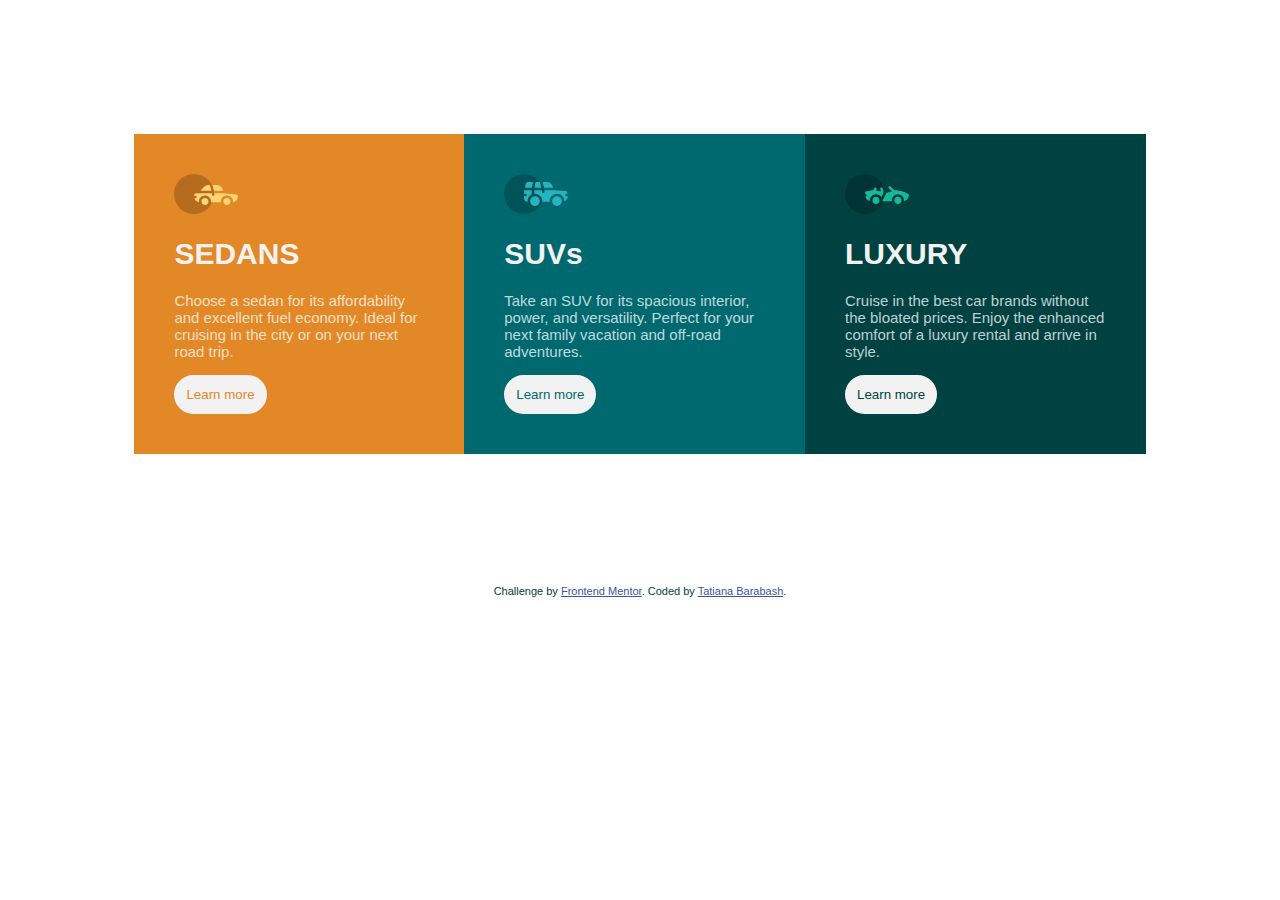
<file: 3-column-preview-card-component-main/index.html>
<!DOCTYPE html>
<html lang="en">
  <head>
    <meta charset="UTF-8" />
    <meta name="viewport" content="width=device-width, initial-scale=1.0" />
    <link
      rel="icon"
      type="image/png"
      sizes="32x32"
      href="./images/favicon-32x32.png"
    />
    <link rel="stylesheet" href="style.css" type="text/css" />
    <link
      rel="stylesheet"
      href="https://fonts.google.com/specimen/Lexend+Deca"
    />
    <link
      rel="stylesheet"
      href="https://fonts.google.com/specimen/Big+Shoulders+Display"
    />
    <title>Frontend Mentor | 3-column preview card component</title>
  </head>
  <body>
    <div class="main">
      <div class="sedan">
        <svg width="64" height="40" xmlns="http://www.w3.org/2000/svg">
          <g fill="none" fill-rule="evenodd">
            <circle fill="#000" opacity=".201" cx="20" cy="20" r="20" />
            <path
              d="M52.936 24.11c1.942 0 3.517 1.542 3.517 3.445 0 1.903-1.575 3.445-3.517 3.445s-3.516-1.542-3.516-3.445c0-1.903 1.574-3.445 3.516-3.445zm-21.957 0c1.942 0 3.517 1.542 3.517 3.445 0 1.903-1.575 3.445-3.517 3.445s-3.516-1.542-3.516-3.445c0-1.903 1.574-3.445 3.516-3.445zm6.948-4.848v1.429c0 .716.61 1.293 1.348 1.259a1.295 1.295 0 001.225-1.295v-1.393h8.256l13.483 1.313c.956.093 1.676.881 1.676 1.814 0 2.89-2.126 5.303-4.926 5.819.397-3.557-2.458-6.62-6.053-6.62-3.646 0-6.504 3.14-6.039 6.723h-9.879c.466-3.588-2.397-6.722-6.039-6.722-3.595 0-6.45 3.062-6.052 6.62-2.14-.398-3.916-1.912-4.61-3.931h1.142c.731 0 1.32-.598 1.285-1.322-.033-.678-.629-1.2-1.322-1.2H20v-.251c0-1.274 1.066-2.243 2.306-2.243h15.62zM42.59 11c2.645 0 4.99 1.556 5.972 3.963l.726 1.779H40.17L38.413 11h4.178zm-6.865 0l1.758 5.741H26.505l3.357-3.654A6.502 6.502 0 0134.644 11h1.082z"
              fill="#FFD473"
              fill-rule="nonzero"
            />
          </g>
        </svg>
        <h1>SEDANS</h1>
        <p>
          Choose a sedan for its affordability and excellent fuel economy. Ideal
          for cruising in the city or on your next road trip.
        </p>
        <button>Learn more</button>
      </div>
      <div class="suvs">
        <svg width="64" height="40" xmlns="http://www.w3.org/2000/svg">
          <g fill="none" fill-rule="evenodd">
            <circle fill="#000" opacity=".201" cx="20" cy="20" r="20" />
            <path
              d="M31.002 22.358c2.917 0 5.18 2.593 4.762 5.506a4.828 4.828 0 01-2.962 3.778 4.797 4.797 0 01-5.3-1.165c-1.188-1.26-1.235-2.613-1.263-2.613-.42-2.924 1.857-5.506 4.763-5.506zm22 0c3.457 0 5.798 3.567 4.41 6.744A4.816 4.816 0 0152.3 31.94a4.826 4.826 0 01-4.06-4.077c-.42-2.915 1.846-5.506 4.762-5.506zm-15.04-6.083v1.462a1.29 1.29 0 001.352 1.29c.693-.033 1.227-.631 1.227-1.326v-1.426h8.3l13.056.716a1.29 1.29 0 011.164.917c.27.895.446 1.477.563 1.87h-1.047c-.694 0-1.291.534-1.324 1.228a1.29 1.29 0 001.288 1.352h1.445c-.164 2.225-1.57 4.193-3.6 5.05.13-4.212-3.255-7.63-7.384-7.63-4.317 0-7.762 3.718-7.358 8.086h-7.285c.43-4.655-3.503-8.531-8.131-8.046v-3.543h7.734zm-10.312 0v4.308a7.4 7.4 0 00-4.006 7.274 3.874 3.874 0 01-3.642-3.864v-1.635h1.46a1.29 1.29 0 000-2.58h-1.461v-3.213l.003-.29h7.646zm14.986-8.196c2.65 0 5 1.592 5.984 4.055l.63 1.579a5.525 5.525 0 01-.065-.004l-.026-.002-.034-.002-.022-.002a4.178 4.178 0 00-.224-.006l-.098-.001h-.039l-.136-.001h-.052l-.326-.001H40.211L38.528 8.08zm-13.632 0l-1.122 5.616h-7.144l1.47-4.71a1.29 1.29 0 011.231-.906h5.565zm6.832 0l1.683 5.615h-7.007l1.121-5.615h4.203z"
              fill="#26B5C0"
              fill-rule="nonzero"
            />
          </g>
        </svg>
        <h1>SUVs</h1>
        <p>
          Take an SUV for its spacious interior, power, and versatility. Perfect
          for your next family vacation and off-road adventures.
        </p>
        <button>Learn more</button>
      </div>
      <div class="luxury">
        <svg width="64" height="40" xmlns="http://www.w3.org/2000/svg">
          <g fill="none" fill-rule="evenodd">
            <circle fill="#000" opacity=".201" cx="20" cy="20" r="20" />
            <path
              d="M30.98 22.835c1.941 0 3.516 1.604 3.516 3.583 0 1.978-1.575 3.582-3.517 3.582s-3.516-1.604-3.516-3.582c0-1.979 1.574-3.583 3.516-3.583zm21.956 0c1.942 0 3.517 1.604 3.517 3.583 0 1.978-1.575 3.582-3.517 3.582s-3.516-1.604-3.516-3.582c0-1.979 1.574-3.583 3.516-3.583zm-9.143-10.45a1.27 1.27 0 011.819 0l3.715 3.784c4.444-.115 9.7 1.142 13.964 3.753.387.237.624.664.624 1.124 0 3.006-2.126 5.514-4.926 6.05.397-3.698-2.458-6.882-6.053-6.882-3.646 0-6.504 3.264-6.039 6.99h-9.669c.76-1.544.993-2.026 1.337-2.711l.082-.162c.421-.835 1.056-2.07 2.883-5.65 1.68-.023 3.47-.408 5.247-1.403l-2.984-3.04a1.328 1.328 0 010-1.854zm-7.68 1.064c.683-.2 1.395.202 1.592.898l.749 2.652a3.46 3.46 0 01-.247 2.51l-1.733 3.395-.216.424c-1.07-1.89-3.06-3.114-5.279-3.114-3.595 0-6.45 3.184-6.052 6.885-1.832-.347-3.414-1.537-4.278-3.276a1.331 1.331 0 01.117-1.376l.955-1.303-1.325-1.295c-.751-.735-.376-2.024.64-2.231l6.614-1.346.13-.026c.092-.019.145-.03.157-.031.314-.146 1.07-.591 1.07-1.506 0-.734.592-1.327 1.316-1.31.712.016 1.268.662 1.256 1.388a4.11 4.11 0 01-.348 1.611 22.69 22.69 0 014.7 1.146l-.7-2.473a1.314 1.314 0 01.882-1.622z"
              fill="#19B89D"
              fill-rule="nonzero"
            />
          </g>
        </svg>
        <h1>LUXURY</h1>
        <p>
          Cruise in the best car brands without the bloated prices. Enjoy the
          enhanced comfort of a luxury rental and arrive in style.
        </p>
        <button>Learn more</button>
      </div>
    </div>
    <footer>
      <div class="attribution">
        Challenge by
        <a href="https://www.frontendmentor.io?ref=challenge" target="_blank"
          >Frontend Mentor</a
        >. Coded by <a href="#">Tatiana Barabash</a>.
      </div>
    </footer>
  </body>
</html>
</file>
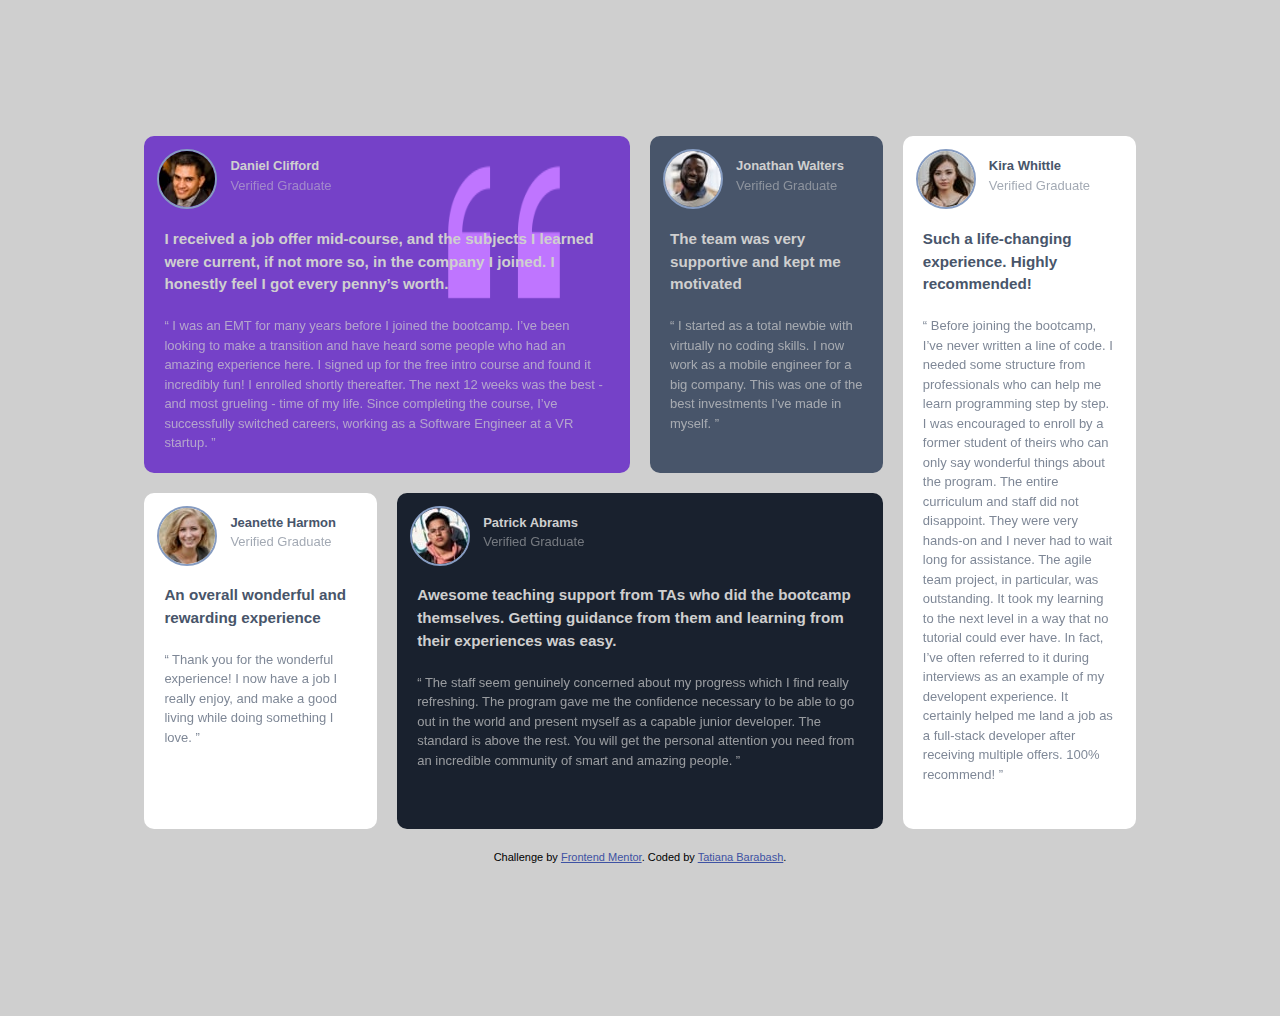
<file: testimonials-grid-section-main/index.html>
<!DOCTYPE html>
<html lang="en">
  <head>
    <meta charset="UTF-8" />
    <meta name="viewport" content="width=device-width, initial-scale=1.0" />

    <link
      rel="icon"
      type="image/png"
      sizes="32x32"
      href="./images/favicon-32x32.png"
    />
    <link rel="stylesheet" href="style.css" />
    <link
      rel="stylesheet"
      href="https://fonts.google.com/specimen/Barlow+Semi+Condensed"
    />

    <title>Frontend Mentor | Testimonials grid section</title>
  </head>
  <body>
    <div class="main">
      <div class="daniel">
        <div>
          <div class="header">
            <figure>
              <img src="./images/image-daniel.jpg" alt="daniel" />
            </figure>
            <div>
              <h4>Daniel Clifford</h4>
              <p class="vg">Verified Graduate</p>
            </div>
            <div>
              <img
                class="icon"
                src="./images/double-quote-serif-left-128.png"
                alt="quote"
              />
            </div>
          </div>
          <h3 class="quotetext">
            I received a job offer mid-course, and the subjects I learned were
            current, if not more so, in the company I joined. I honestly feel I
            got every penny’s worth.
          </h3>
        </div>
        <p>
          “ I was an EMT for many years before I joined the bootcamp. I’ve been
          looking to make a transition and have heard some people who had an
          amazing experience here. I signed up for the free intro course and
          found it incredibly fun! I enrolled shortly thereafter. The next 12
          weeks was the best - and most grueling - time of my life. Since
          completing the course, I’ve successfully switched careers, working as
          a Software Engineer at a VR startup. ”
        </p>
      </div>

      <div class="jonathan">
        <div class="header">
          <figure>
            <img src="./images/image-jonathan.jpg" alt="jonathan" />
          </figure>
          <div>
            <h4>Jonathan Walters</h4>
            <p class="vg">Verified Graduate</p>
          </div>
        </div>
        <h3>The team was very supportive and kept me motivated</h3>

        <p>
          “ I started as a total newbie with virtually no coding skills. I now
          work as a mobile engineer for a big company. This was one of the best
          investments I’ve made in myself. ”
        </p>
      </div>
      <div class="jeanette">
        <div class="header">
          <figure>
            <img src="./images/image-jeanette.jpg" alt="jeanette" />
          </figure>
          <div>
            <h4>Jeanette Harmon</h4>
            <p class="vg">Verified Graduate</p>
          </div>
        </div>
        <h3>An overall wonderful and rewarding experience</h3>

        <p>
          “ Thank you for the wonderful experience! I now have a job I really
          enjoy, and make a good living while doing something I love. ”
        </p>
      </div>
      <div class="patrick">
        <div class="header">
          <figure>
            <img src="./images/image-patrick.jpg" alt="patrick" />
          </figure>
          <div>
            <h4>Patrick Abrams</h4>
            <p class="vg">Verified Graduate</p>
          </div>
        </div>
        <h3>
          Awesome teaching support from TAs who did the bootcamp themselves.
          Getting guidance from them and learning from their experiences was
          easy.
        </h3>

        <p>
          “ The staff seem genuinely concerned about my progress which I find
          really refreshing. The program gave me the confidence necessary to be
          able to go out in the world and present myself as a capable junior
          developer. The standard is above the rest. You will get the personal
          attention you need from an incredible community of smart and amazing
          people. ”
        </p>
      </div>
      <div class="kira">
        <div class="header">
          <figure><img src="./images/image-kira.jpg" alt="kira" /></figure>

          <div>
            <h4>Kira Whittle</h4>

            <p class="vg">Verified Graduate</p>
          </div>
        </div>
        <h3>Such a life-changing experience. Highly recommended!</h3>

        <p>
          “ Before joining the bootcamp, I’ve never written a line of code. I
          needed some structure from professionals who can help me learn
          programming step by step. I was encouraged to enroll by a former
          student of theirs who can only say wonderful things about the program.
          The entire curriculum and staff did not disappoint. They were very
          hands-on and I never had to wait long for assistance. The agile team
          project, in particular, was outstanding. It took my learning to the
          next level in a way that no tutorial could ever have. In fact, I’ve
          often referred to it during interviews as an example of my developent
          experience. It certainly helped me land a job as a full-stack
          developer after receiving multiple offers. 100% recommend! ”
        </p>
      </div>

      <div class="attribution">
        Challenge by
        <a href="https://www.frontendmentor.io?ref=challenge" target="_blank"
          >Frontend Mentor</a
        >. Coded by <a href="#">Tatiana Barabash</a>.
      </div>
    </div>
  </body>
</html>
</file>
<file: 3-column-preview-card-component-main/style.css>
body {
  box-sizing: border-box;
  font-family: "Lexend Deca", sans-serif;
  font-size: 15px;
}

.main {
  display: flex;
  flex-direction: column;
}
h1 {
  color: hsl(0, 0%, 95%);
}
p {
  color: hsla(0, 0%, 100%, 0.75);
}
button {
  background: hsl(0, 0%, 95%);
  border-radius: 20px;
  border: 2px solid hsl(0, 0%, 95%);
  padding: 10px;
}

.sedan {
  background: hsl(31, 77%, 52%);
  padding: 40px;
}
.sedan button {
  color: hsl(31, 77%, 52%);
}
.sedan button:hover {
  background: hsl(31, 77%, 52%);
  color: hsl(0, 0%, 95%);
}
.suvs {
  background: hsl(184, 100%, 22%);
  padding: 40px;
}
.suvs button {
  color: hsl(184, 100%, 22%);
}
.suvs button:hover {
  background: hsl(184, 100%, 22%);
  color: hsl(0, 0%, 95%);
}
.luxury {
  background: hsl(179, 100%, 13%);
  padding: 40px;
}
.luxury button {
  color: hsl(179, 100%, 13%);
}
.luxury button:hover {
  background: hsl(179, 100%, 13%);
  color: hsl(0, 0%, 95%);
}
footer {
  margin-top: 5px;
  color: hsl(179, 100%, 13%);
}
.attribution {
  font-size: 11px;
  text-align: center;
}
.attribution a {
  color: hsl(228, 45%, 44%);
}

@media screen and (min-width: 700px) {
  .main {
    flex-direction: row;
    padding: 10%;
    min-width: 600px;
  }
}
</file>
<file: testimonials-grid-section-main/style.css>
html {
  box-sizing: border-box;
  font-size: 62.5%;
}
body {
  font-family: "Barlow Semi Condensed", sans-serif;
  font-size: 13px;
  background: hsl(0, 0%, 81%);
  line-height: 1.5;
}
.main {
  display: grid;
  grid-template-columns: 1fr 1fr 1fr 1fr;
  grid-template-rows: 1fr 1fr 30px;
  gap: 20px;
  padding: 10px;
  margin: 10%;
}
p {
  margin: 20px;
  opacity: 70%;
}
p.vg {
  margin: 20px;
  opacity: 50%;
  margin-block-start: 0px;
  margin-left: 0px;
}
h3 {
  margin: 20px;
  margin-block-start: 0px;
}
h4 {
  margin: 20px;
  margin-block-end: 0px;
  margin-left: 0px;
}
img {
  border-radius: 50%;
  border: 2px solid hsl(217, 32%, 64%);
}
figure {
  margin-inline-start: 1em;
  margin-inline-end: 1em;
}

.icon {
  position: absolute;
  border-radius: 0%;
  border: none;
  width: 112px;
  height: 176px;
  top: 16%;
  left: 35%;
}
img.icon {
  filter: invert(0.8) hue-rotate(119deg) saturate(3);
}
.quotetext {
  position: relative;
}
.header {
  display: flex;
  flex-direction: row;
}
.daniel {
  background: hsl(263, 55%, 52%);
  grid-column: 1 / 3;
  border-radius: 10px;
  color: hsl(0, 0%, 81%);
}
.jonathan {
  background: hsl(217, 19%, 35%);
  color: hsl(0, 0%, 81%);
  grid-column: 3 / 4;
  border-radius: 10px;
}
.jeanette {
  background: hsl(0, 0%, 100%);
  color: hsl(217, 19%, 35%);
  grid-row: 2 / 3;
  border-radius: 10px;
}
.patrick {
  background: hsl(219, 29%, 14%);
  color: hsl(0, 0%, 81%);
  grid-row: 2 / 3;
  grid-column: 2 / 4;
  border-radius: 10px;
}
.kira {
  background: hsl(0, 0%, 100%);
  color: hsl(217, 19%, 35%);
  grid-row: 1 / 3;
  border-radius: 10px;
}
.attribution {
  grid-column: 1 / 5;
  grid-row: 3 / 4;
  font-size: 11px;
  text-align: center;
}
.attribution a {
  color: hsl(228, 45%, 44%);
}

@media screen and (max-width: 925px) {
  .main {
    grid-template-columns: auto;
    grid-template-rows: auto auto auto auto auto 30px;
    margin: 10px;
  }
  .daniel {
    grid-row: 1;
    grid-column: 1;
  }
  .jonathan {
    grid-row: 2;
    grid-column: 1;
  }
  .jeanette {
    grid-row: 3;
    grid-column: 1;
  }
  .patrick {
    grid-row: 4;
    grid-column: 1;
  }
  .kira {
    grid-row: 5;
    grid-column: 1;
  }
  .attribution {
    grid-row: 6;
    grid-column: 1;
  }
  .icon {
    width: 112px;
    height: 176px;
    top: 0%;
    left: 65%;
  }
  img {
    transform: scale(0.75);
  }
}

@media screen and (max-width: 375px) {
  .icon {
    width: 112px;
    height: 176px;
    top: -2%;
    left: 60%;
  }
  img {
    transform: scale(0.75);
  }
}
</file>
